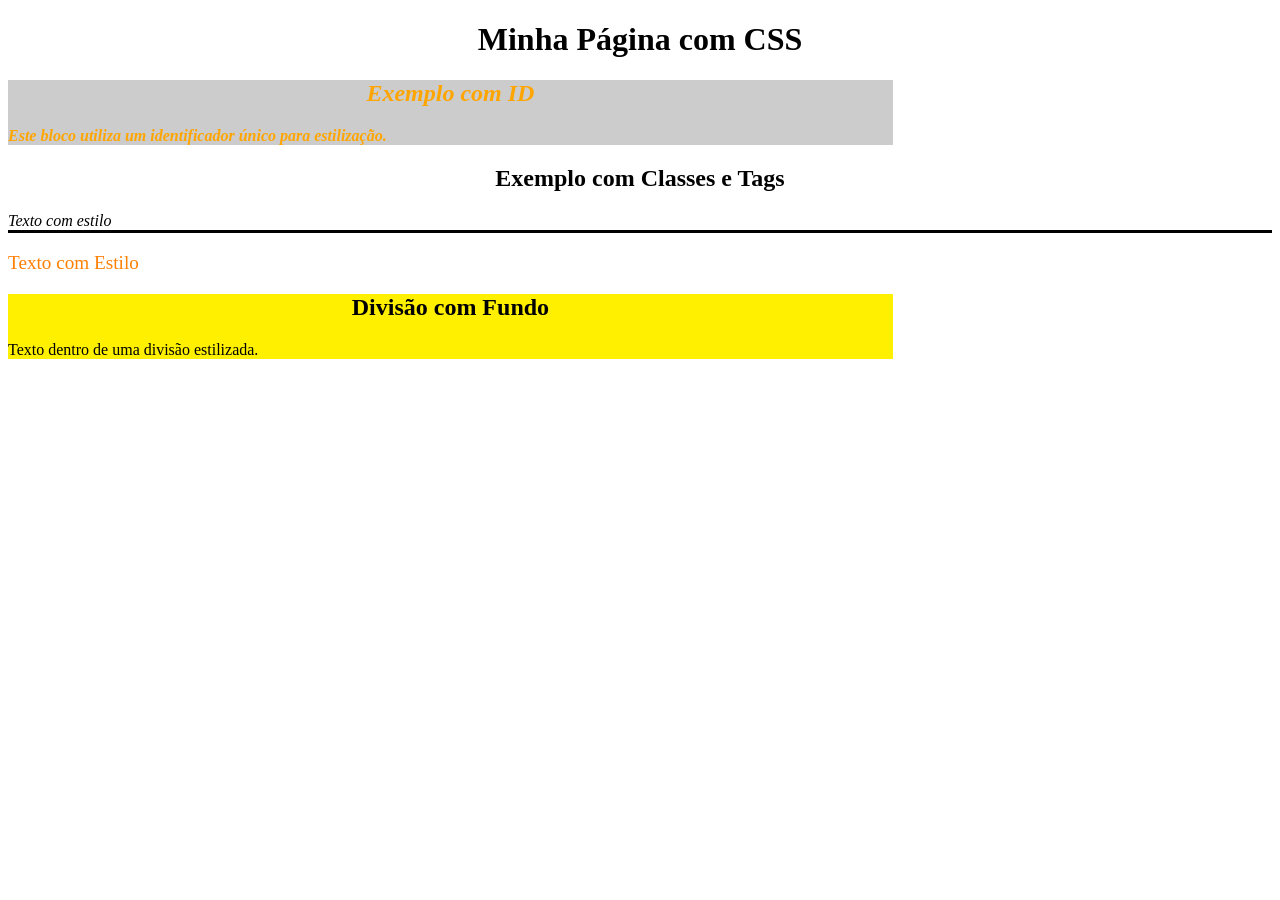
<file: aula05/index.html>
<!DOCTYPE html>
<html>
<head>
    <meta charset="UTF-8">
    <title>Minha Página com CSS</title>
    <link href="style.css" rel="stylesheet" type="text/css" />
</head>
<body>

    <h1>Minha Página com CSS</h1>

    <div id="destaque">
        <h2>Exemplo com ID</h2>
        <p>Este bloco utiliza um identificador único para estilização.</p>
    </div>

    <div>
        <h2>Exemplo com Classes e Tags</h2>
        <p class="italicoLinha">Texto com estilo</p>
        <p id="textoExemplo">Texto com Estilo</p>
    </div>

    <div id="idUm">
        <h2>Divisão com Fundo</h2>
        <p>Texto dentro de uma divisão estilizada.</p>
    </div>

</body>
</html>
</file>
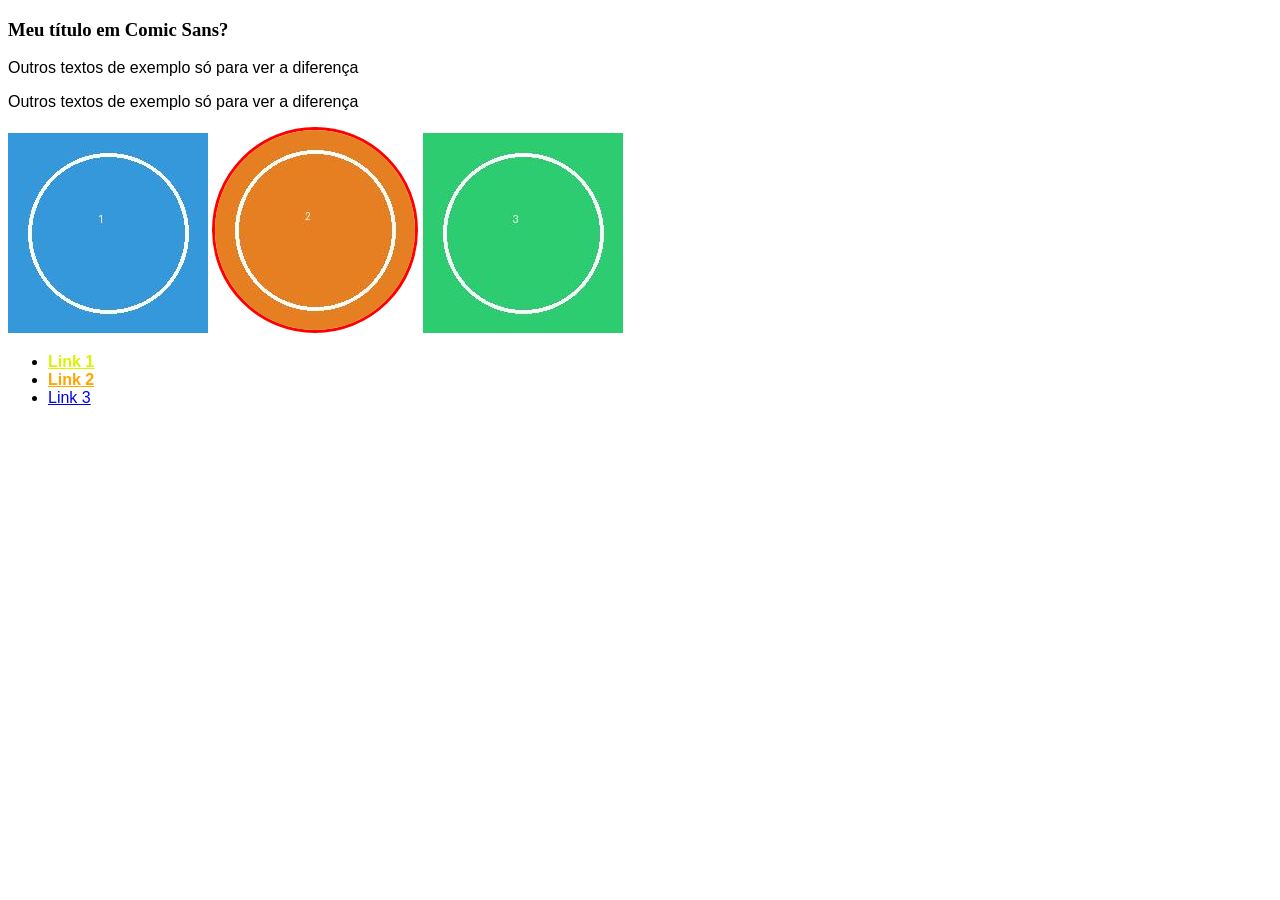
<file: aula07/index.html>
<!DOCTYPE html>
<html lang="en">
<head>
    <meta charset="UTF-8">
    <meta name="viewport" content="width=device-width, initial-scale=1.0">
    <title>Document</title>
    <link rel="stylesheet" href="style.css" type="text/css" />
</head>
<body>
    <h3>
        Meu título em Comic Sans?
    </h3>
    <p>Outros textos de exemplo só para ver a diferença</p>
    <p>Outros textos de exemplo só para ver a diferença</p>
    <img src="imagem1.jpg">
    <img src="imagem2.jpg">
    <img src="imagem3.jpg">


    <ul>
        <li>
            <a href="pasta/exemplo/aula05/index.html"> Link 1 </a>
        </li>
        <li><a href="pasta01/exemplo.html"> Link 2 </a></li>
        <li><a href="pasta02/exemplo.pdf"> Link 3 </a></li>
    </ul>
</body>
</html>
</file>
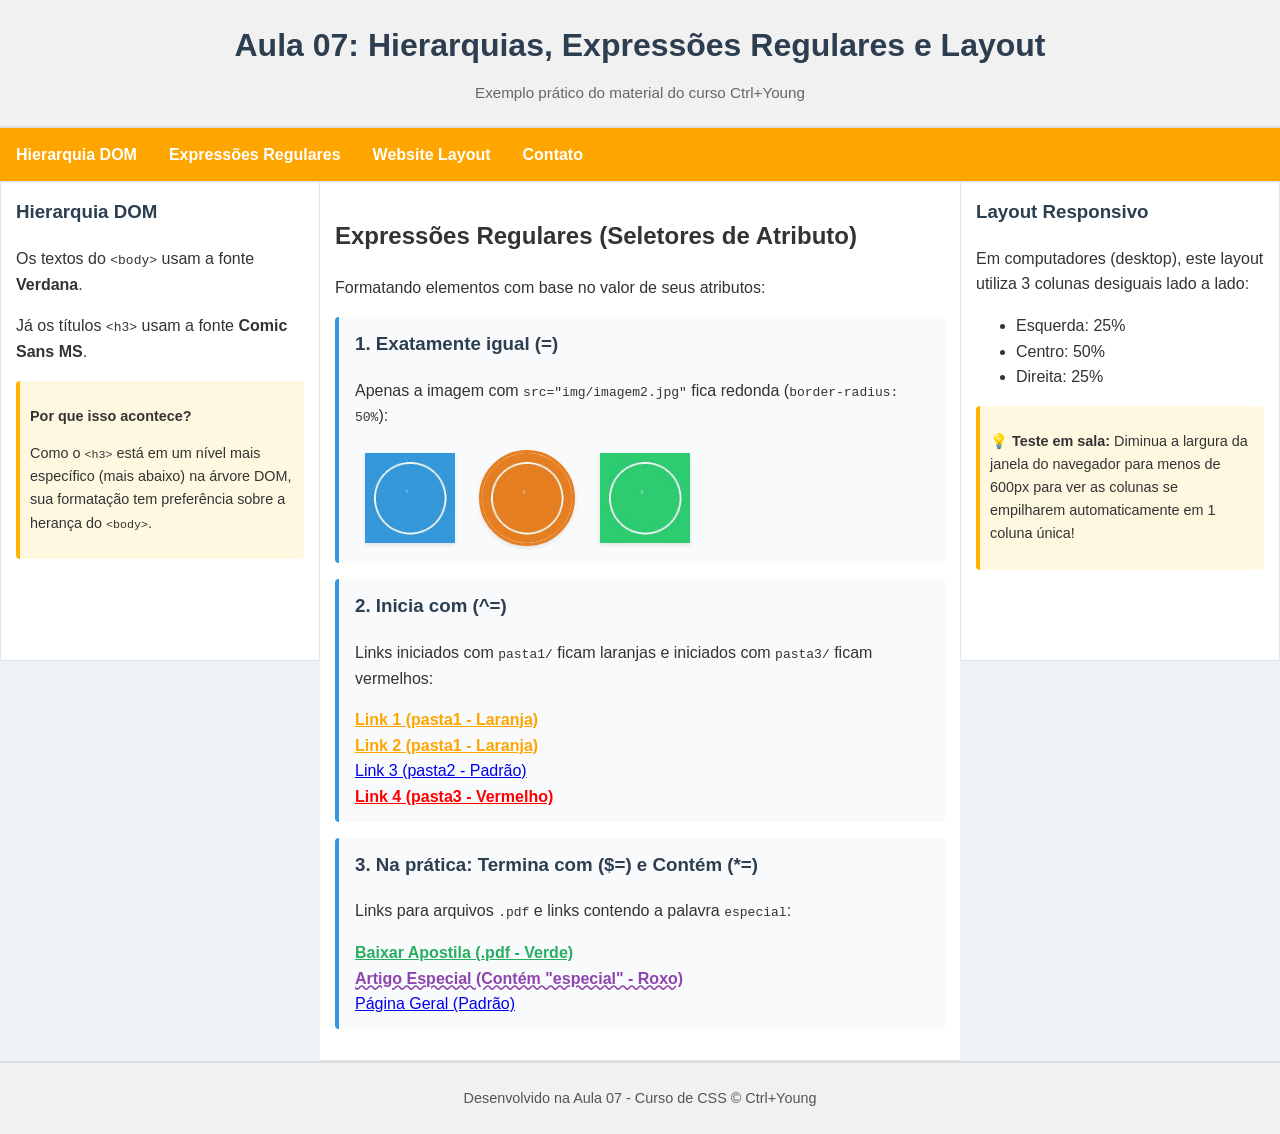
<file: aula07_/index.html>
<!DOCTYPE html>
<html lang="pt-BR">
<head>
    <meta charset="UTF-8">
    <meta name="viewport" content="width=device-width, initial-scale=1.0">
    <title>Aula 07 - Hierarquias, Seletores de Atributo e Layout</title>
    <link rel="stylesheet" type="text/css" href="style.css" />
</head>
<body>

    <!-- 1. CABEÇALHO (Header) - Imagem 09 da aula -->
    <header>
        <h1>Aula 07: Hierarquias, Expressões Regulares e Layout</h1>
        <p>Exemplo prático do material do curso Ctrl+Young</p>
    </header>

    <!-- 2. BARRA DE NAVEGAÇÃO (Topnav) - Imagens 10 e 11 da aula -->
    <div class="topnav">
        <a href="#hierarquia">Hierarquia DOM</a>
        <a href="#atributos">Expressões Regulares</a>
        <a href="#layout">Website Layout</a>
        <a href="#contato">Contato</a>
    </div>

    <!-- 3. CONTEÚDO EM COLUNAS DESIGUAIS (25% / 50% / 25%) - Imagens 12, 13 e 14 -->
    <div class="row">

        <!-- Coluna da Esquerda (Side - 25%) -->
        <div class="column side" id="hierarquia">
            <h3>Hierarquia DOM</h3>
            <p>Os textos do <code>&lt;body&gt;</code> usam a fonte <strong>Verdana</strong>.</p>
            <p>Já os títulos <code>&lt;h3&gt;</code> usam a fonte <strong>Comic Sans MS</strong>.</p>
            <div class="nota-explicativa">
                <p><strong>Por que isso acontece?</strong></p>
                <p>Como o <code>&lt;h3&gt;</code> está em um nível mais específico (mais abaixo) na árvore DOM, sua formatação tem preferência sobre a herança do <code>&lt;body&gt;</code>.</p>
            </div>
        </div>

        <!-- Coluna do Meio (Middle - 50% - Conteúdo Principal) -->
        <div class="column middle" id="atributos">
            <h2>Expressões Regulares (Seletores de Atributo)</h2>
            <p>Formatando elementos com base no valor de seus atributos:</p>

            <!-- Exemplo 1: Exatamente Igual (=) - Imagens 05 e 06 -->
            <div class="card-exemplo">
                <h3>1. Exatamente igual (=)</h3>
                <p>Apenas a imagem com <code>src="img/imagem2.jpg"</code> fica redonda (<code>border-radius: 50%</code>):</p>
                <div class="galeria-imagens">
                    <img src="img/imagem1.jpg" alt="Imagem 1" />
                    <img src="img/imagem2.jpg" alt="Imagem 2 (Arredondada)" />
                    <img src="img/imagem3.jpg" alt="Imagem 3" />
                </div>
            </div>

            <!-- Exemplo 2: Inicia com (^=) - Imagens 07 e 08 -->
            <div class="card-exemplo">
                <h3>2. Inicia com (^=)</h3>
                <p>Links iniciados com <code>pasta1/</code> ficam laranjas e iniciados com <code>pasta3/</code> ficam vermelhos:</p>
                <div class="links-pastas">
                    <a href="pasta1/paginaA.html">Link 1 (pasta1 - Laranja)</a><br>
                    <a href="pasta1/paginaB.html">Link 2 (pasta1 - Laranja)</a><br>
                    <a href="pasta2/paginaC.html">Link 3 (pasta2 - Padrão)</a><br>
                    <a href="pasta3/paginaD.html">Link 4 (pasta3 - Vermelho)</a>
                </div>
            </div>

            <!-- Exemplo 3: Na prática! Termina com ($=) e Contém (*=) -->
            <div class="card-exemplo">
                <h3>3. Na prática: Termina com ($=) e Contém (*=)</h3>
                <p>Links para arquivos <code>.pdf</code> e links contendo a palavra <code>especial</code>:</p>
                <div class="links-extras">
                    <a href="documentos/apostila.pdf">Baixar Apostila (.pdf - Verde)</a><br>
                    <a href="paginas/artigo-especial-aula.html">Artigo Especial (Contém "especial" - Roxo)</a><br>
                    <a href="paginas/geral.html">Página Geral (Padrão)</a>
                </div>
            </div>
        </div>

        <!-- Coluna da Direita (Side - 25%) -->
        <div class="column side" id="layout">
            <h3>Layout Responsivo</h3>
            <p>Em computadores (desktop), este layout utiliza 3 colunas desiguais lado a lado:</p>
            <ul>
                <li>Esquerda: 25%</li>
                <li>Centro: 50%</li>
                <li>Direita: 25%</li>
            </ul>
            <div class="dica-responsiva">
                <p>💡 <strong>Teste em sala:</strong> Diminua a largura da janela do navegador para menos de 600px para ver as colunas se empilharem automaticamente em 1 coluna única!</p>
            </div>
        </div>

    </div>

    <!-- 4. RODAPÉ (Footer) - Imagem 15 da aula -->
    <div class="footer" id="contato">
        <p>Desenvolvido na Aula 07 - Curso de CSS &copy; Ctrl+Young</p>
    </div>

</body>
</html>
</file>
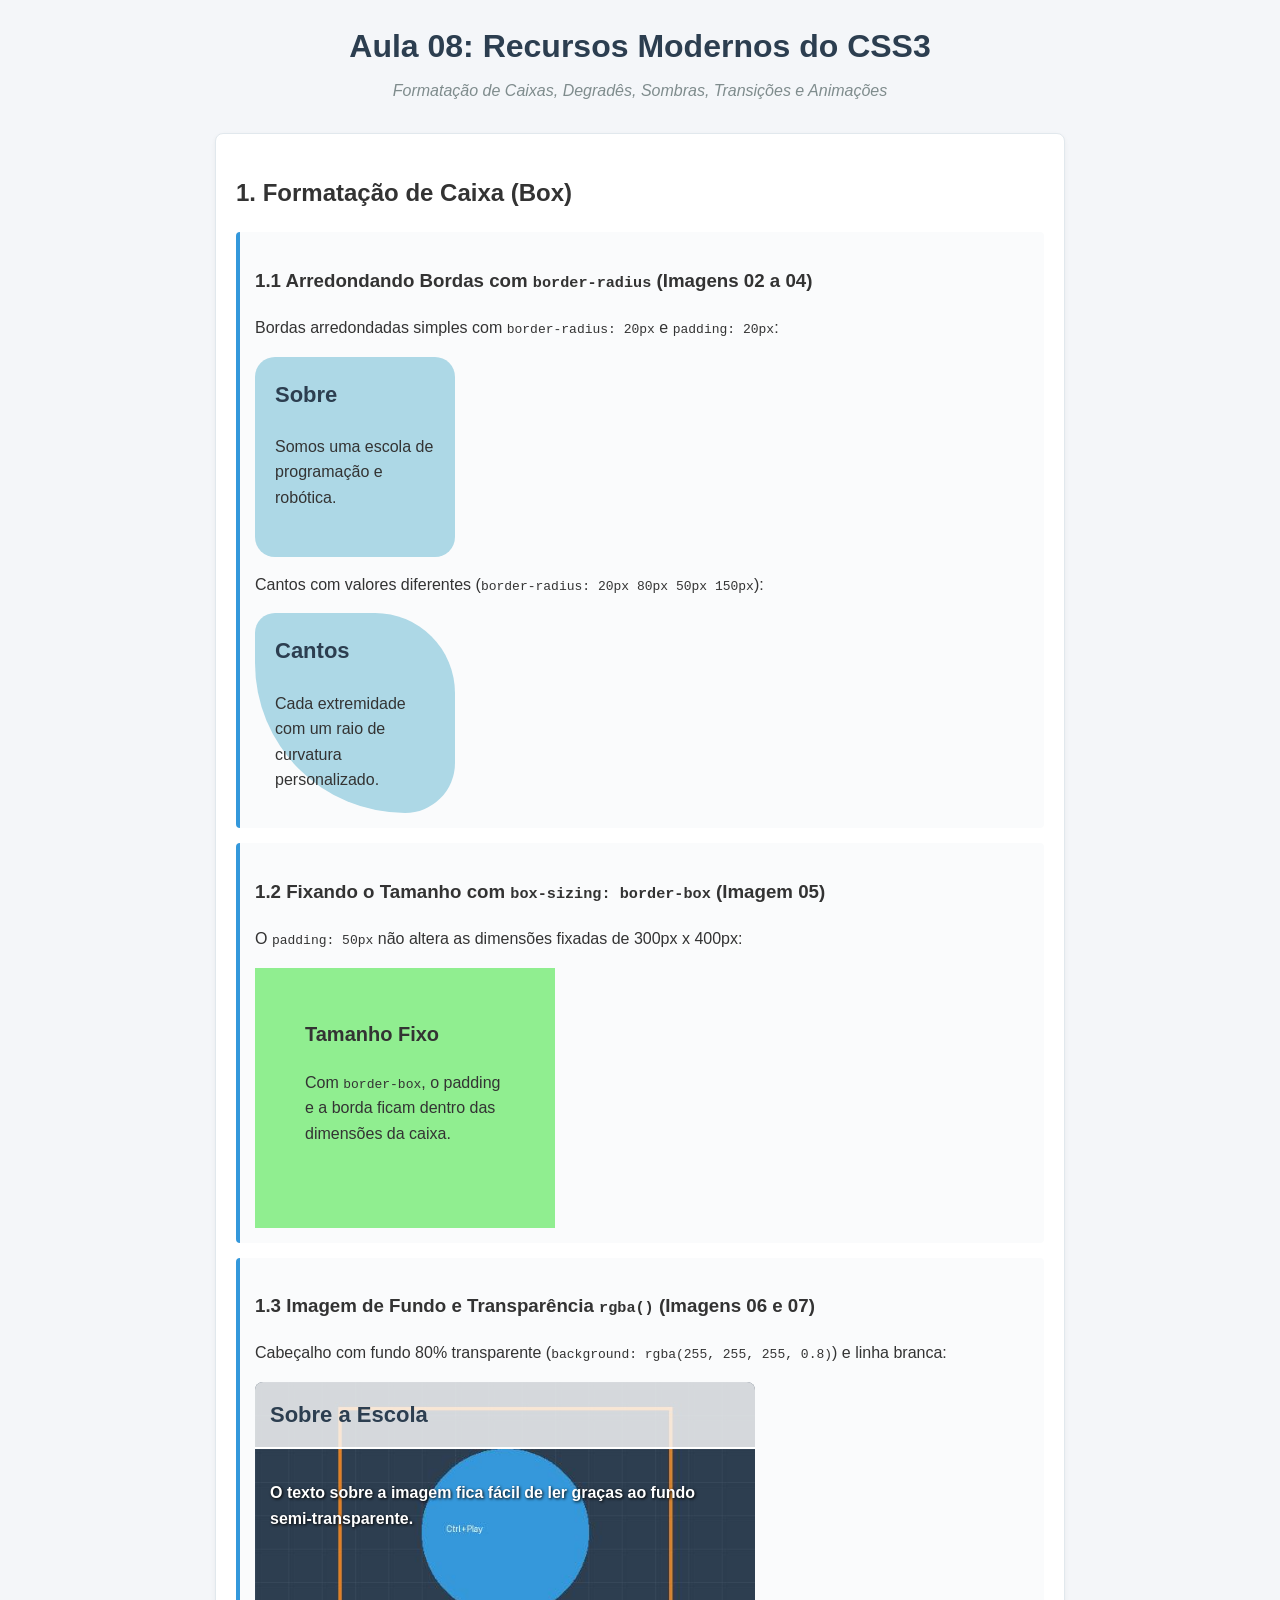
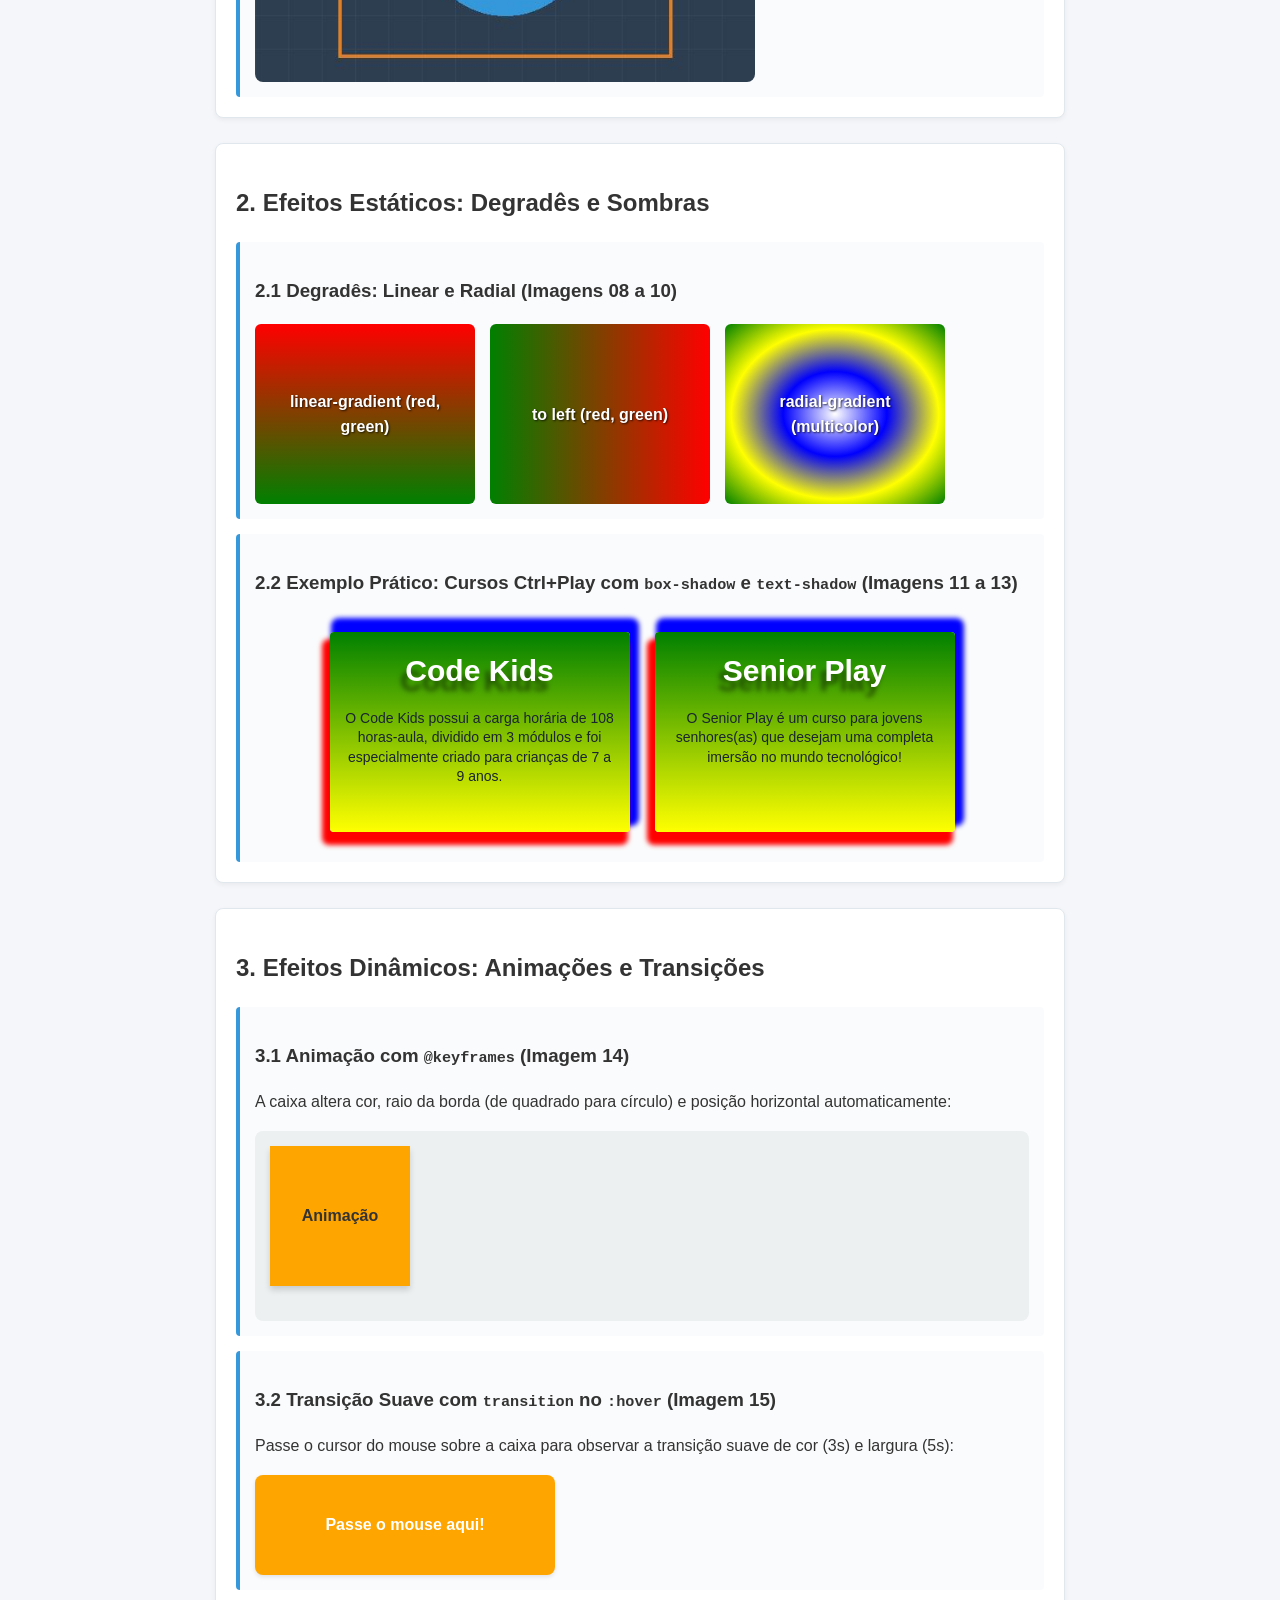
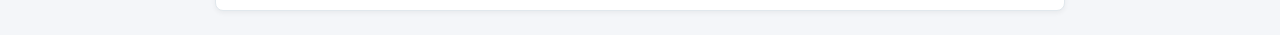
<file: aula08/index.html>
<!DOCTYPE html>
<html lang="pt-BR">
<head>
    <meta charset="UTF-8">
    <meta name="viewport" content="width=device-width, initial-scale=1.0">
    <title>Aula 08 - Recursos Modernos do CSS3</title>
    <link href="style.css" rel="stylesheet" type="text/css" />
</head>
<body>

    <header class="cabecalho-principal">
        <h1>Aula 08: Recursos Modernos do CSS3</h1>
        <p class="subtitulo">Formatação de Caixas, Degradês, Sombras, Transições e Animações</p>
    </header>

    <!-- 1. FORMATAÇÃO DA PÁGINA (BOX, BORDER-RADIUS E BOX-SIZING) -->
    <section class="secao-aula" id="secao-formatacao">
        <h2>1. Formatação de Caixa (Box)</h2>

        <!-- 1.1 Border-radius (Imagens 02, 03 e 04) -->
        <article class="exemplo-card">
            <h3>1.1 Arredondando Bordas com <code>border-radius</code> (Imagens 02 a 04)</h3>
            <p>Bordas arredondadas simples com <code>border-radius: 20px</code> e <code>padding: 20px</code>:</p>
            <div id="box-arredondada" class="box-demonstracao">
                <h1>Sobre</h1>
                <p>Somos uma escola de programação e robótica.</p>
            </div>

            <p style="margin-top: 15px;">Cantos com valores diferentes (<code>border-radius: 20px 80px 50px 150px</code>):</p>
            <div id="box-cantos-diferentes" class="box-demonstracao">
                <h1>Cantos</h1>
                <p>Cada extremidade com um raio de curvatura personalizado.</p>
            </div>
        </article>

        <!-- 1.2 Box-sizing (Imagem 05) -->
        <article class="exemplo-card">
            <h3>1.2 Fixando o Tamanho com <code>box-sizing: border-box</code> (Imagem 05)</h3>
            <p>O <code>padding: 50px</code> não altera as dimensões fixadas de 300px x 400px:</p>
            <div id="box-sizing-demo" class="box-demonstracao">
                <h1>Tamanho Fixo</h1>
                <p>Com <code>border-box</code>, o padding e a borda ficam dentro das dimensões da caixa.</p>
            </div>
        </article>

        <!-- 1.3 Imagem de fundo e Transparência rgba (Imagens 06 e 07) -->
        <article class="exemplo-card">
            <h3>1.3 Imagem de Fundo e Transparência <code>rgba()</code> (Imagens 06 e 07)</h3>
            <p>Cabeçalho com fundo 80% transparente (<code>background: rgba(255, 255, 255, 0.8)</code>) e linha branca:</p>
            <div id="box-imagem-fundo" class="box-demonstracao">
                <h1>Sobre a Escola</h1>
                <p>O texto sobre a imagem fica fácil de ler graças ao fundo semi-transparente.</p>
            </div>
        </article>
    </section>

    <!-- 2. EFEITOS ESTÁTICOS (DEGRADÊS E SOMBRAS) -->
    <section class="secao-aula" id="secao-estaticos">
        <h2>2. Efeitos Estáticos: Degradês e Sombras</h2>

        <!-- 2.1 Degradês (Imagens 08, 09 e 10) -->
        <article class="exemplo-card">
            <h3>2.1 Degradês: Linear e Radial (Imagens 08 a 10)</h3>
            <div class="grade-degrades">
                <div id="box-gradiente-linear" class="box-degrade">
                    <h4>linear-gradient (red, green)</h4>
                </div>
                <div id="box-gradiente-direcao" class="box-degrade">
                    <h4>to left (red, green)</h4>
                </div>
                <div id="box-gradiente-radial" class="box-degrade">
                    <h4>radial-gradient (multicolor)</h4>
                </div>
            </div>
        </article>

        <!-- 2.2 Exemplo Integrado: Cursos com Degradê e Sombras (Imagens 11, 12 e 13) -->
        <article class="exemplo-card">
            <h3>2.2 Exemplo Prático: Cursos Ctrl+Play com <code>box-shadow</code> e <code>text-shadow</code> (Imagens 11 a 13)</h3>
            <div class="area-cursos">
                <div class="box-curso">
                    <h2>Code Kids</h2>
                    <p>O Code Kids possui a carga horária de 108 horas-aula, dividido em 3 módulos e foi especialmente criado para crianças de 7 a 9 anos.</p>
                </div>
                <div class="box-curso">
                    <h2>Senior Play</h2>
                    <p>O Senior Play é um curso para jovens senhores(as) que desejam uma completa imersão no mundo tecnológico!</p>
                </div>
            </div>
        </article>
    </section>

    <!-- 3. EFEITOS DINÂMICOS (ANIMAÇÕES E TRANSIÇÕES) -->
    <section class="secao-aula" id="secao-dinamicos">
        <h2>3. Efeitos Dinâmicos: Animações e Transições</h2>

        <!-- 3.1 Animações (@keyframes) (Imagem 14) -->
        <article class="exemplo-card">
            <h3>3.1 Animação com <code>@keyframes</code> (Imagem 14)</h3>
            <p>A caixa altera cor, raio da borda (de quadrado para círculo) e posição horizontal automaticamente:</p>
            <div class="pista-animacao">
                <div id="box-animada">
                    <p>Animação</p>
                </div>
            </div>
        </article>

        <!-- 3.2 Transições (transition) (Imagem 15) -->
        <article class="exemplo-card">
            <h3>3.2 Transição Suave com <code>transition</code> no <code>:hover</code> (Imagem 15)</h3>
            <p>Passe o cursor do mouse sobre a caixa para observar a transição suave de cor (3s) e largura (5s):</p>
            <div id="box-transicao">
                <p>Passe o mouse aqui!</p>
            </div>
        </article>
    </section>

</body>
</html>
</file>
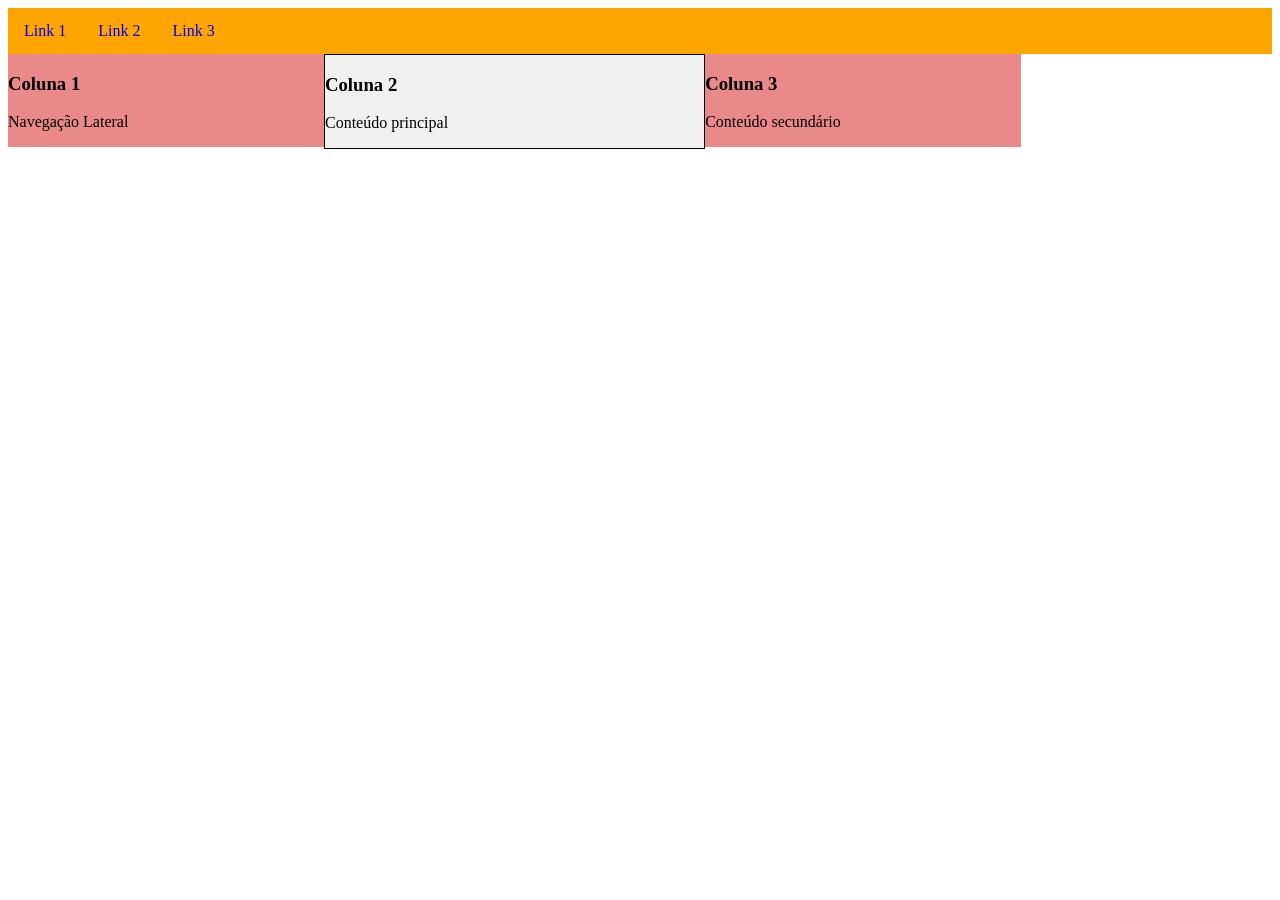
<file: exemplo/index.html>
<!DOCTYPE html>
<html lang="en">
<head>
    <meta charset="UTF-8">
    <meta name="viewport" content="width=device-width, initial-scale=1.0">
    <title>Document</title>
    <link rel="stylesheet" href="style.css" type="text/css" />
</head>
<body>
    <div class="topnav">
        <a href="#"> Link 1 </a>
        <a href="#"> Link 2 </a>
        <a href="#"> Link 3 </a>
    </div>

    <div class="column side">
        <h3> Coluna 1 </h3>
        <p>Navegação Lateral</p>
    </div>
    <div class="column middle">
        <h3> Coluna 2 </h3>
        <p>Conteúdo principal</p>
    </div>
    <div class="column side">
        <h3> Coluna 3 </h3>
        <p>Conteúdo secundário</p>
    </div>
</body>
</html>
</file>
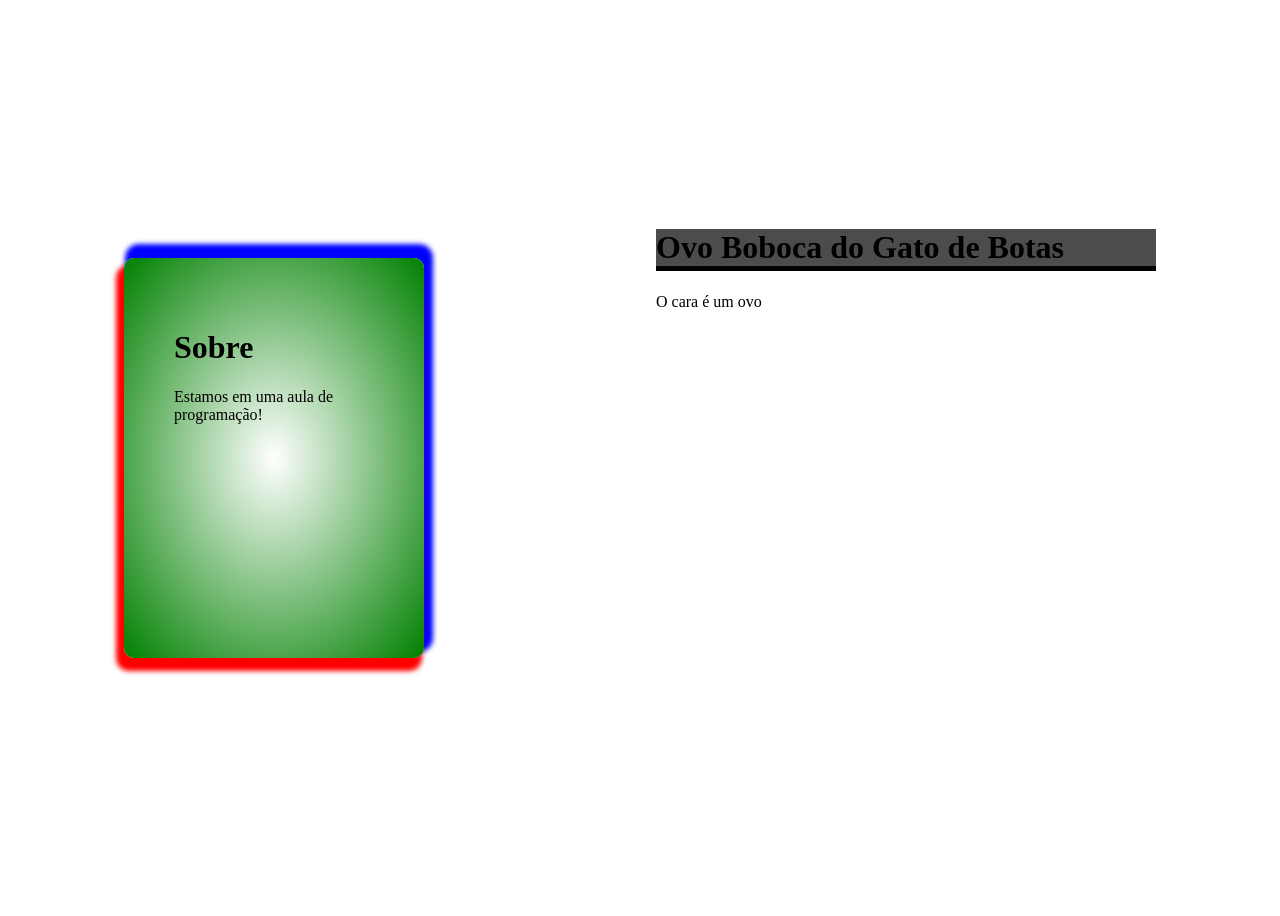
<file: exemplo08/index.html>
<!DOCTYPE html>
<html lang="en">
<head>
    <meta charset="UTF-8">
    <meta name="viewport" content="width=device-width, initial-scale=1.0">
    <title>Document</title>
    <link rel="stylesheet" type="text/css" href="style.css">
</head>
<body>
    <div class="container">
        <div id="box">
            <h1>Sobre</h1>
            <p>Estamos em uma aula de programação!</p>
        </div> 
        <div id="box-img">
            <h1>Ovo Boboca do Gato de Botas</h1>
            <p>O cara é um ovo</p>
        </div>
    </div>
</body>
</html>
</file>
<file: aula05/style.css>
/* Seletor por tipo de elemento */
h1, h2, h3 {
    font-family: Comic Sans MS;
    text-align: center;
}

/* Seletor por classe */
.italicoLinha {
    font-style: italic;
    border-bottom: solid;
}

/* Seletores por identificador (id) */
#textoExemplo {
    color: #FF7F00;
    font-size: 1.2em;
}

#destaque {
    font-weight: bold;
    font-style: italic;
    color: orange;
    background-color: #cccccc;
    width: 70%;
}

#idUm {
    background-color: #fff000;
    width: 70%;
}
</file>
<file: aula07/style.css>
body {
    font-family: Verdana, sans-serif;
}

h3 {
    font-family: "Comic Sans MS";
}

img[src = "imagem2.jpg"] {
    border-radius: 50%;
    border: 3px solid red;
}

a[href ^= "pasta01/"] {
    color: orange;
    font-weight: bold;
}

a[href *= "/aula"] {
    color: rgb(216, 244, 0);
    font-weight: bold;
}
</file>
<file: aula07_/style.css>
/* ============================================================
   1. HIERARQUIA DOM E HERANÇA
   ============================================================ */

/* Configura fonte padrão para todo o corpo do documento */
body {
    font-family: Verdana, sans-serif;
    margin: 0;
    padding: 0;
    background-color: #eef2f5;
    color: #333333;
    line-height: 1.6;
}

/* O elemento <h3> está mais abaixo na hierarquia DOM,
   portanto sua formatação tem preferência em relação ao <body> */
h3 {
    font-family: "Comic Sans MS", cursive, sans-serif;
    color: #2c3e50;
    margin-top: 0;
}

/* ============================================================
   2. CABEÇALHO (HEADER) - Imagem 09 da aula
   ============================================================ */
header {
    background-color: #F1F1F1;
    text-align: center;
    padding: 20px;
    border-bottom: 2px solid #ddd;
}

header h1 {
    margin: 0 0 10px 0;
    color: #2c3e50;
}

header p {
    margin: 0;
    color: #666;
    font-size: 0.95em;
}

/* ============================================================
   3. BARRA DE NAVEGAÇÃO (TOPNAV) - Imagem 10 da aula
   ============================================================ */
/* Definindo uma barra de navegação para o topo do site */
.topnav {
    overflow: hidden;
    background-color: orange;
}

/* Formatando links descendentes da barra de navegação */
.topnav a {
    float: left;
    display: block;
    text-align: center;
    padding: 14px 16px;
    text-decoration: none;
    color: white;
    font-weight: bold;
}

/* Os links trocam a cor quando o mouse está por cima */
.topnav a:hover {
    background-color: #ddd;
    color: #333;
}

/* ============================================================
   4. CONTEÚDO EM COLUNAS - Imagens 12 e 14 da aula
   ============================================================ */

/* Base para as colunas: flutuar à esquerda */
.column {
    float: left;
    padding: 15px;
    box-sizing: border-box;
}

/* Coluna da esquerda e da direita (25% cada) */
.column.side {
    width: 25%;
    background-color: #ffffff;
    min-height: 480px;
    border: 1px solid #e1e8ed;
}

/* Coluna do meio (50% do total) */
.column.middle {
    width: 50%;
    background-color: #ffffff;
    min-height: 480px;
    border: 1px solid #e1e8ed;
    border-left: none;
    border-right: none;
}

/* Clearfix: Limpa a flutuação para que as colunas não invadam o rodapé */
.row::after {
    content: "";
    display: table;
    clear: both;
}

/* ============================================================
   5. EXPRESSÕES REGULARES (SELETORES DE ATRIBUTO)
   ============================================================ */

/* 5.1 Exatamente igual (=) - Imagem 06 da aula */
/* Formata apenas a <img> com caminho exato igual a img/imagem2.jpg */
img[src = "img/imagem2.jpg"] {
    border-radius: 50%;
    border: 3px solid #e67e22;
}

/* Estilo auxiliar para a galeria de imagens de exemplo */
.galeria-imagens img {
    width: 90px;
    height: 90px;
    margin: 5px 10px;
    vertical-align: middle;
    box-shadow: 0 2px 4px rgba(0,0,0,0.1);
}

/* 5.2 Inicia com (^=) - Imagem 08 da aula */
/* Links iniciados com a palavra "pasta1/" ficam laranjas */
a[href ^= "pasta1/"] {
    color: orange;
    font-weight: bold;
}

/* Links iniciados com a palavra "pasta3/" ficam vermelhos */
a[href ^= "pasta3/"] {
    color: red;
    font-weight: bold;
}

/* 5.3 Termina com ($=) - Seção "Na prática!" da aula */
/* Links que terminam com a extensão .pdf ficam verdes */
a[href $= ".pdf"] {
    color: #27ae60;
    font-weight: bold;
}

/* 5.4 Contém (*=) - Seção "Na prática!" da aula */
/* Links cujo endereço contenha a palavra "especial" */
a[href *= "especial"] {
    color: #8e44ad;
    font-weight: bold;
    text-decoration: underline wavy;
}

/* Estilos visuais dos blocos de exemplo */
.card-exemplo {
    background-color: #f8fafc;
    border-left: 4px solid #3498db;
    padding: 12px 16px;
    margin-bottom: 16px;
    border-radius: 4px;
}

.nota-explicativa, .dica-responsiva {
    background-color: #fff8e1;
    border-left: 4px solid #ffb300;
    padding: 10px;
    font-size: 0.9em;
    border-radius: 4px;
}

/* ============================================================
   6. RESPONSIVIDADE (MEDIA QUERY) - Imagem 13 da aula
   ============================================================ */

/* Quando a tela tiver largura menor ou igual a 600px (celulares),
   as colunas passam a ocupar 100% da largura (uma abaixo da outra) */
@media screen and (max-width: 600px) {
    .column, .column.side, .column.middle {
        width: 100%;
        min-height: auto;
        border-left: 1px solid #e1e8ed;
        border-right: 1px solid #e1e8ed;
        border-bottom: none;
    }
}

/* ============================================================
   7. RODAPÉ (FOOTER) - Imagem 15 da aula
   ============================================================ */
.footer {
    background-color: #F1F1F1;
    text-align: center;
    padding: 10px;
    border-top: 2px solid #ddd;
    font-size: 0.9em;
    color: #555;
}
</file>
<file: aula08/style.css>
/* ============================================================
   ESTILOS GERAIS DA PÁGINA (ESTRUTURA E DIDÁTICA)
   ============================================================ */
body {
    font-family: Arial, sans-serif;
    margin: 20px auto;
    max-width: 850px;
    background-color: #f4f6f9;
    color: #333333;
    line-height: 1.6;
}

.cabecalho-principal {
    text-align: center;
    margin-bottom: 30px;
}

.cabecalho-principal h1 {
    color: #2c3e50;
    margin-bottom: 5px;
}

.subtitulo {
    color: #7f8c8d;
    font-style: italic;
    margin-top: 0;
}

.secao-aula {
    background: #ffffff;
    border: 1px solid #e1e8ed;
    border-radius: 8px;
    padding: 20px;
    margin-bottom: 25px;
    box-shadow: 0 2px 5px rgba(0, 0, 0, 0.05);
}

.exemplo-card {
    border-left: 4px solid #3498db;
    background-color: #fafbfc;
    padding: 15px;
    margin-top: 15px;
    border-radius: 4px;
}

/* ============================================================
   1. FORMATAÇÃO DA PÁGINA (BOX, BORDER-RADIUS E BOX-SIZING)
   ============================================================ */

/* 1.1 Arredondando bordas com border-radius - Imagem 04 da aula */
#box-arredondada {
    width: 200px;
    height: 200px;
    background: lightblue;
    padding: 20px;
    border-radius: 20px;
    box-sizing: border-box;
}

#box-arredondada h1, #box-cantos-diferentes h1 {
    margin-top: 0;
    font-size: 22px;
    color: #2c3e50;
}

/* Variação mencionada no texto da aula: 4 cantos diferentes */
#box-cantos-diferentes {
    width: 200px;
    height: 200px;
    background: lightblue;
    padding: 20px;
    border-radius: 20px 80px 50px 150px;
    box-sizing: border-box;
}

/* 1.2 Fixando tamanho da box com box-sizing - Imagem 05 da aula */
#box-sizing-demo {
    width: 300px;
    height: 260px;
    background: lightgreen;
    padding: 50px;
    box-sizing: border-box;
}

#box-sizing-demo h1 {
    margin-top: 0;
    font-size: 20px;
}

/* 1.3 Adicionando imagem de fundo e transparência rgba - Imagens 06 e 07 da aula */
#box-imagem-fundo {
    width: 500px;
    max-width: 100%;
    height: 300px;
    background: url("imagens/figura1.jpg");
    background-size: cover;
    background-position: center;
    border-radius: 8px;
    overflow: hidden;
}

/* Cabeçalho do texto da box com transparência de 80% (alfa 0.8) */
#box-imagem-fundo h1 {
    background: rgba(255, 255, 255, 0.8);
    border-bottom: 2px solid white;
    margin: 0;
    padding: 15px;
    color: #2c3e50;
    font-size: 22px;
}

#box-imagem-fundo p {
    padding: 15px;
    color: white;
    font-weight: bold;
    text-shadow: 1px 1px 3px black;
}

/* ============================================================
   2. EFEITOS ESTÁTICOS (DEGRADÊS E SOMBRAS)
   ============================================================ */

.grade-degrades {
    display: flex;
    gap: 15px;
    flex-wrap: wrap;
}

.box-degrade {
    width: 220px;
    height: 180px;
    border-radius: 6px;
    display: flex;
    align-items: center;
    justify-content: center;
    text-align: center;
    color: white;
    padding: 10px;
    box-sizing: border-box;
    text-shadow: 1px 1px 2px rgba(0, 0, 0, 0.7);
}

/* 2.1.1 linear-gradient padrão (cima para baixo) - Imagem 08 da aula */
#box-gradiente-linear {
    background: linear-gradient(red, green);
}

/* 2.1.2 linear-gradient da direita para esquerda (to left) - Imagem 09 da aula */
#box-gradiente-direcao {
    background: linear-gradient(to left, red, green);
}

/* 2.1.3 radial-gradient (círculos a partir do centro) - Imagem 10 da aula */
#box-gradiente-radial {
    background: radial-gradient(white, blue, yellow, green);
}

/* 2.2 Exemplo Integrado: Cursos com degradê e sombras - Imagens 11, 12 e 13 da aula */
.area-cursos {
    display: flex;
    gap: 25px;
    flex-wrap: wrap;
    justify-content: center;
    padding: 15px 0;
}

.box-curso {
    width: 300px;
    height: 200px;
    background: linear-gradient(green, yellow);
    box-shadow: -5px 10px 5px 3px red,
                5px -10px 5px 4px blue;
    padding: 15px;
    box-sizing: border-box;
    border-radius: 4px;
}

.box-curso h2 {
    color: white;
    font-size: 30px;
    text-align: center;
    margin-top: 0;
    margin-bottom: 10px;
    text-shadow: -5px 10px 5px rgba(0, 0, 0, 0.5);
}

.box-curso p {
    color: #1a252f;
    font-size: 14px;
    line-height: 1.4;
    text-align: center;
}

/* ============================================================
   3. EFEITOS DINÂMICOS (ANIMAÇÕES E TRANSIÇÕES)
   ============================================================ */

/* 3.1 Animação com @keyframes - Imagem 14 da aula */
@keyframes animacao {
    from {
        background: orange;
        border-radius: 0px;
        top: 0px;
        left: 0px;
    }
    to {
        background: blue;
        border-radius: 100px;
        top: 0px;
        left: 350px;
        color: white;
    }
}

.pista-animacao {
    background-color: #ecf0f1;
    border-radius: 8px;
    padding: 15px;
    overflow: hidden;
    min-height: 160px;
}

#box-animada {
    width: 140px;
    height: 140px;
    text-align: center;
    line-height: 140px;
    background: orange;
    position: relative;
    animation: animacao 8s 1s infinite alternate;
    font-weight: bold;
    box-shadow: 0 4px 6px rgba(0, 0, 0, 0.15);
}

#box-animada p {
    margin: 0;
}

/* 3.2 Transições no :hover - Imagem 15 da aula */
#box-transicao {
    width: 300px;
    height: 100px;
    background: orange;
    color: white;
    font-weight: bold;
    display: flex;
    align-items: center;
    justify-content: center;
    border-radius: 8px;
    cursor: pointer;
    transition: background 3s, width 5s;
    box-shadow: 0 2px 4px rgba(0, 0, 0, 0.1);
}

/* Efeito ao passar o mouse: altera cor para azul e largura para 500px suavemente */
#box-transicao:hover {
    width: 500px;
    max-width: 100%;
    background: blue;
}
</file>
<file: exemplo/style.css>
header {
    background-color: #f1f1f1;
    text-align: center;
    padding: 20px;
}

header h1 {
    color: rgb(6, 96, 69);
}

.topnav {
    overflow: hidden;
    background-color: orange;
}

.topnav a {
    float: left;
    display: block;
    text-align: center;
    padding: 14px 16px;
    text-decoration: none;
}

.topnav a:hover {
    background-color: #ddd;
    color: #f2f2f2;
}

.column {
    float: left;
}

.column.side {
    background-color: #ea8989;
    width: 25%;
}

.column.middle {
    background-color: #f0f0f0;
    border: 1px solid black;
    width: 30%;
}
</file>
<file: exemplo08/style.css>
#box {
    width: 300px;
    height: 400px;
    /* background: linear-gradient(40deg, red, green); */
    background: radial-gradient(white, green);
    border-radius: 10px;
    padding: 50px;
    box-sizing: border-box;
    box-shadow: -5px 10px 5px 3px red,
        5px -10px 5px 4px blue;
}

#box:hover {
    width: 400px;
    background: orange;
    transition: background 3s, width 5s;
}

.container {
    display: flex;
    justify-content: space-around;
    align-items: center;
    height: 100vh;
}

#box-img {
    width: 500px;
    height: 500px;
    background: url("https://static.wikia.nocookie.net/viloes/images/4/4a/Humpty_Dumpty.webp/revision/latest?cb=20240422163803&path-prefix=pt-br")
}

#box-img h1 {
    background: rgba(32, 32, 32, 0.8);
    border-bottom: 5px solid black;
}
</file>
